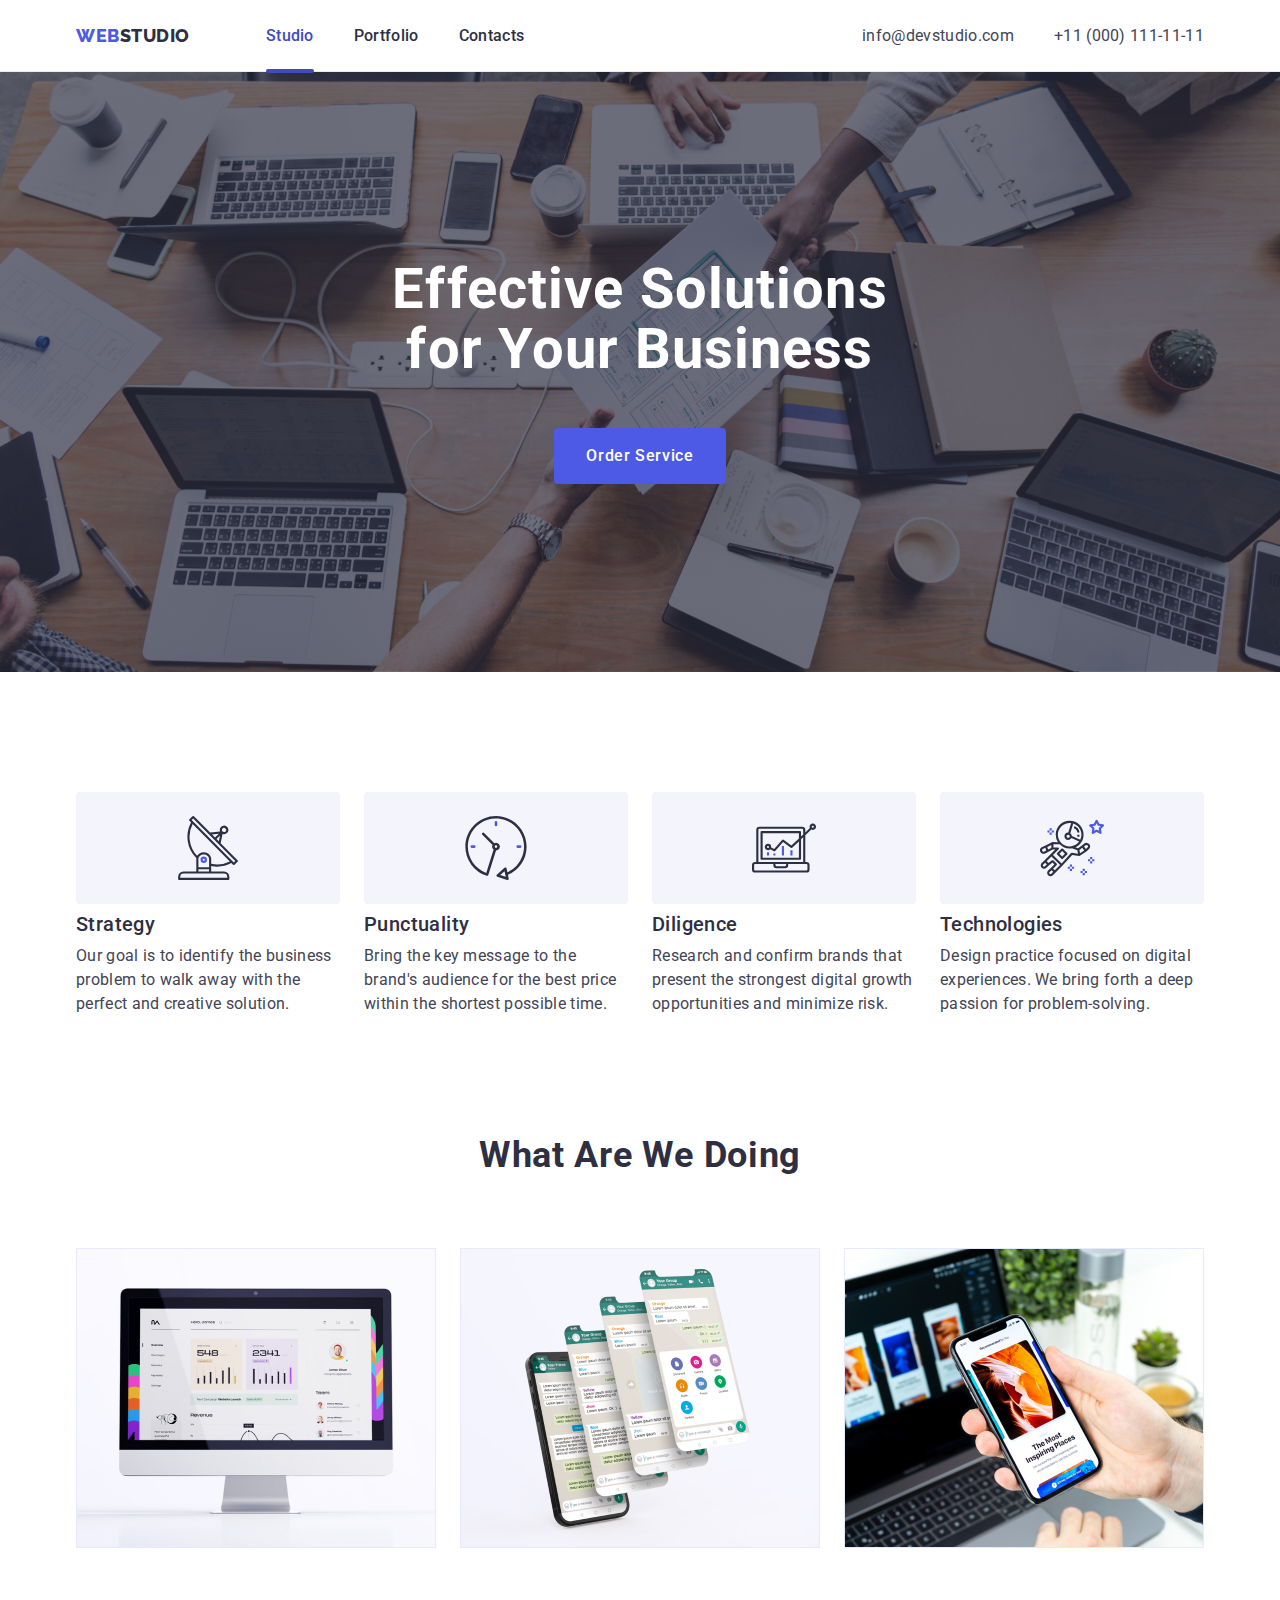
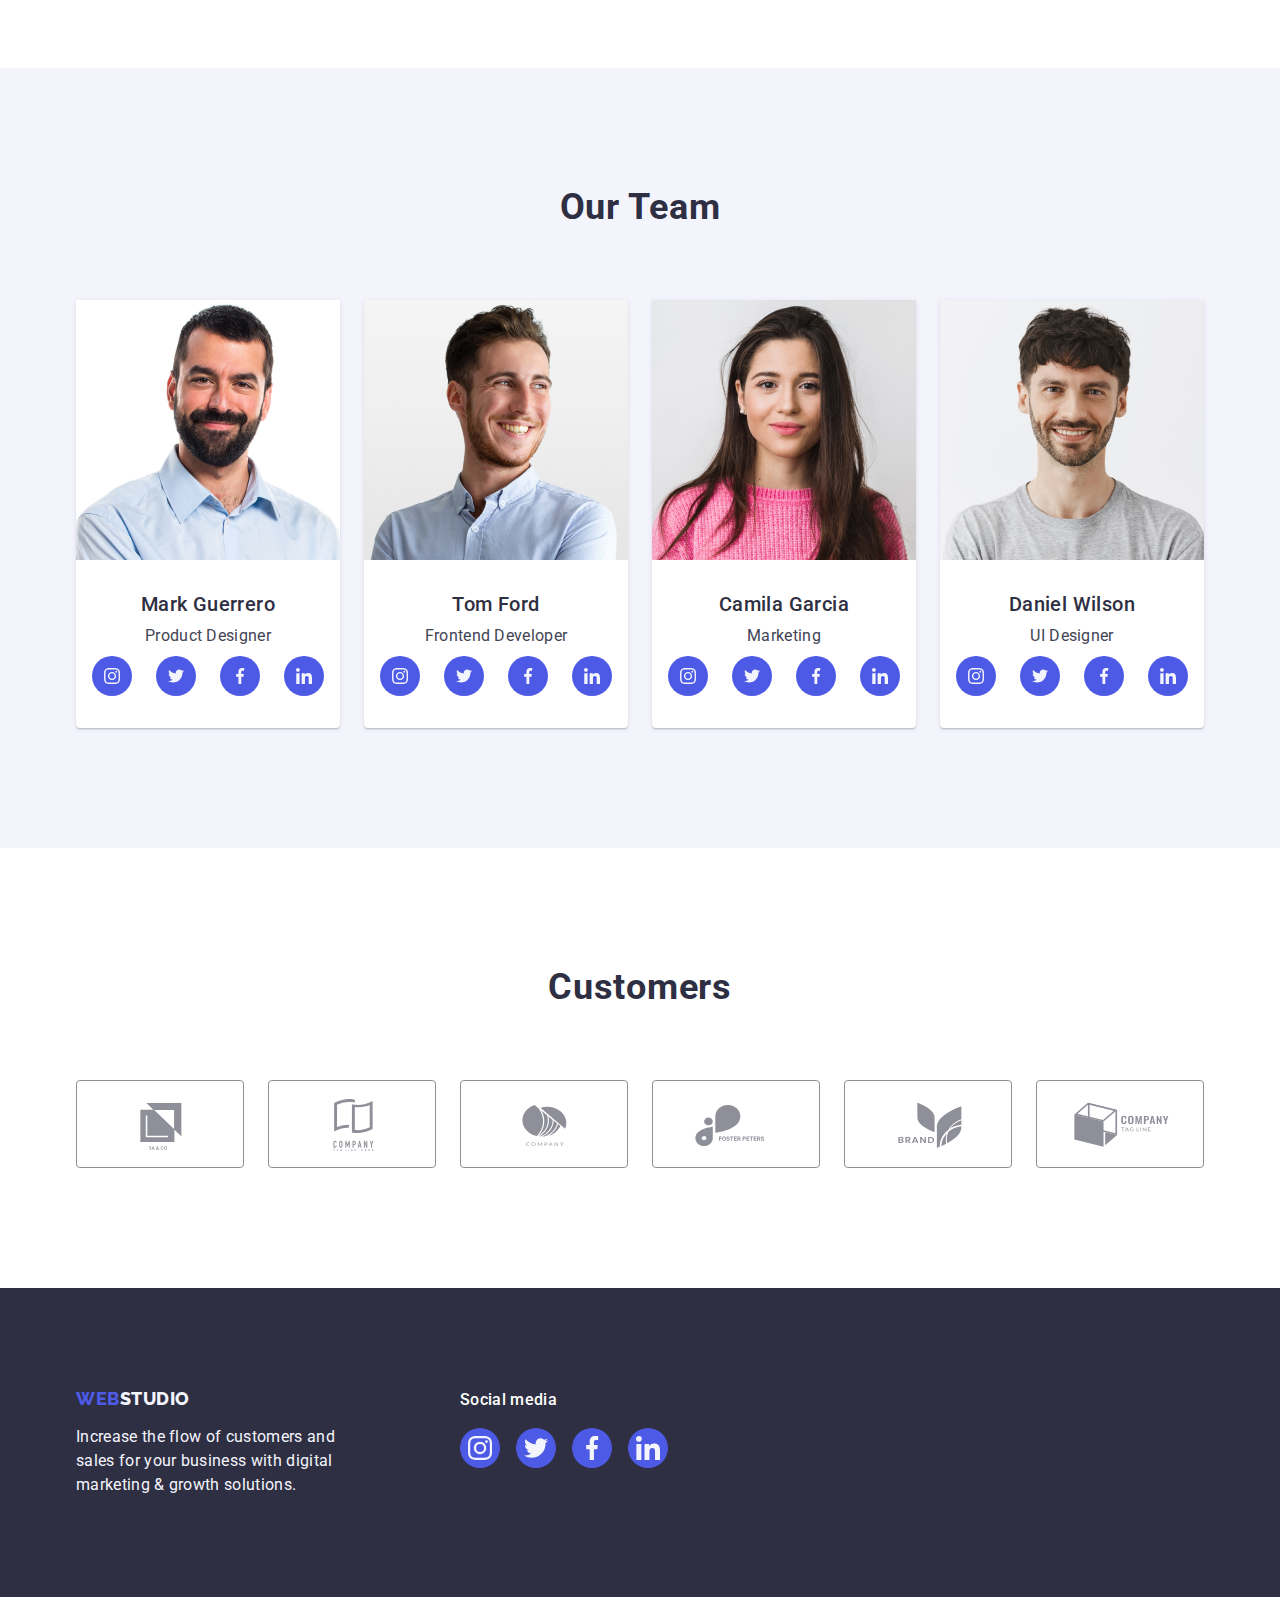
<file: index.html>
<!DOCTYPE html>
<html lang="en">
  <head>
    <meta charset="UTF-8" />
    <link
      rel="preconnect"
      href="https://fonts.googleapis.com"
    />
    <link
      rel="preconnect"
      href="https://fonts.gstatic.com"
      crossorigin
    />
    <link
      href="https://fonts.googleapis.com/css2?family=Raleway:wght@800&family=Roboto:wght@400;500;700;900&display=swap"
      rel="stylesheet"
    />
    <link
      rel="stylesheet"
      href="https://cdn.jsdelivr.net/npm/modern-normalize@2.0.0/modern-normalize.min.css"
    />
    <link
      rel="stylesheet"
      type="text/css"
      href="css/styles.css"
    />
    <meta
      name="viewport"
      content="width=device-width, initial-scale=1.0"
    />
    <title>Студія</title>
  </head>

  <body>
    <header class="header">
      <div class="header-container container">
        <nav class="header-nav">
          <a class="main-logo link" href="./index.html"
            >Web<span class="link-logo link"
              >Studio</span
            ></a
          >

          <ul class="header-menu list">
            <li class="header-item">
              <a
                class="header-link current-studio link"
                href="./index.html"
                >Studio</a
              >
            </li>
            <li class="header-item">
              <a
                class="header-link link"
                href="./portfolio.html"
                >Portfolio</a
              >
            </li>
            <li class="header-item">
              <a class="header-link link" href=""
                >Contacts</a
              >
            </li>
          </ul>
        </nav>

        <address class="address">
          <ul class="address-list list">
            <li class="address-list">
              <a
                class="address-list link"
                href="mailto:info@devstudio.com"
                >info@devstudio.com</a
              >
            </li>
            <li class="address-list">
              <a
                class="address-list link"
                href="tel:+110001111111"
                >+11 (000) 111-11-11</a
              >
            </li>
          </ul>
        </address>
      </div>
    </header>

    <main>
      <!--Section main-->
      <section class="section-main">
        <div class="section-main-container container">
          <h1 class="sectoin-main-title">
            Effective Solutions for Your Business
          </h1>
          <button
            class="butt-btn"
            type="button"
            data-modal-open
          >
            Order Service
          </button>
        </div>
      </section>
      <!--Section one-->
      <section class="section-one">
        <div class="section-one-container container">
          <h2 class="visually-hidden">
            Effective Solutions
          </h2>
          <ul class="section-one-list list">
            <li class="section-one-item">
              <div class="one-item">
                <svg
                  class="one-icon"
                  width="64"
                  height="64"
                >
                  <use
                    href="./images/icons.svg#icon-antenna1"
                  ></use>
                </svg>
              </div>

              <h3 class="section-one-stitle">Strategy</h3>
              <p class="text-item text">
                Our goal is to identify the business problem
                to walk away with the perfect and creative
                solution.
              </p>
            </li>
            <li class="section-one-item">
              <div class="one-item">
                <svg
                  class="one-icon"
                  width="64"
                  height="64"
                >
                  <use
                    href="./images/icons.svg#icon-clock1"
                  ></use>
                </svg>
              </div>

              <h3 class="section-one-stitle">
                Punctuality
              </h3>
              <p class="text-item text">
                Bring the key message to the brand's
                audience for the best price within the
                shortest possible time.
              </p>
            </li>
            <li class="section-one-item">
              <div class="one-item">
                <svg
                  class="one-icon"
                  width="64"
                  height="64"
                >
                  <use
                    href="./images/icons.svg#icon-diagram1"
                  ></use>
                </svg>
              </div>

              <h3 class="section-one-stitle">Diligence</h3>
              <p class="text-item text">
                Research and confirm brands that present the
                strongest digital growth opportunities and
                minimize risk.
              </p>
            </li>
            <li class="section-one-item">
              <div class="one-item">
                <svg
                  class="one-icon"
                  width="64"
                  height="64"
                >
                  <use
                    href="./images/icons.svg#icon-astronaut1"
                  ></use>
                </svg>
              </div>

              <h3 class="section-one-stitle">
                Technologies
              </h3>
              <p class="text-item text">
                Design practice focused on digital
                experiences. We bring forth a deep passion
                for problem-solving.
              </p>
            </li>
          </ul>
        </div>
      </section>
      <!--Section two-->
      <section class="section-two">
        <div class="section-two-container container">
          <h2 class="section-two-title">
            What are we doing
          </h2>
          <ul class="section-two-list list">
            <li class="section-two-list">
              <img
                class="section-two-img img"
                src="./images/img1.jpg"
                alt="monitor"
                width="360"
              />
            </li>
            <li class="section-two-list">
              <img
                class="section-two-img img"
                src="./images/img2.jpg"
                alt="messengers"
                width="360"
              />
            </li>
            <li class="section-two-list">
              <img
                class="section-two-img img"
                src="./images/img3.jpg"
                alt="inspiring places"
                width="360"
              />
            </li>
          </ul>
        </div>
      </section>
      <!--Section three-->
      <section class="section-three">
        <div class="section-three-container container">
          <h2 class="section-three-title">Our Team</h2>
          <ul class="three-list list">
            <li class="section-three-list">
              <img
                class="section-three-img img"
                src="./images/img_team1.jpg"
                alt="Mark Guerrero"
                width="264"
              />
              <div class="stitle-container container">
                <h3 class="section-three-stitle">
                  Mark Guerrero
                </h3>
                <p class="section-three-text text">
                  Product Designer
                </p>

                <ul class="team-list list">
                  <li class="team-social">
                    <a
                      class="team-link"
                      href="https://www.instagram.com/"
                    >
                      <svg
                        class="team-icon"
                        width="16"
                        height="16"
                      >
                        <use
                          href="./images/icons.svg#icon-instagramteam"
                        ></use>
                      </svg>
                    </a>
                  </li>
                  <li class="team-social">
                    <a
                      class="team-link"
                      href="https://twitter.com/"
                    >
                      <svg
                        class="team-icon"
                        width="16"
                        height="16"
                      >
                        <use
                          href="./images/icons.svg#icon-twitterteam"
                        ></use>
                      </svg>
                    </a>
                  </li>
                  <li class="team-social">
                    <a
                      class="team-link"
                      href="https://facebook.com/"
                    >
                      <svg
                        class="team-icon"
                        width="16"
                        height="16"
                      >
                        <use
                          href="./images/icons.svg#icon-facebookteam"
                        ></use>
                      </svg>
                    </a>
                  </li>
                  <li class="team-social">
                    <a
                      class="team-link"
                      href="https://www.linkedin.com/"
                    >
                      <svg
                        class="team-icon"
                        width="16"
                        height="16"
                      >
                        <use
                          href="./images/icons.svg#icon-linkedinteam"
                        ></use>
                      </svg>
                    </a>
                  </li>
                </ul>
              </div>
            </li>
            <li class="section-three-list">
              <img
                class="section-three-img img"
                src="./images/img_team2.jpg"
                alt="Tom Ford"
                width="264"
              />
              <div class="stitle-container container">
                <h3 class="section-three-stitle">
                  Tom Ford
                </h3>
                <p class="section-three-text text">
                  Frontend Developer
                </p>

                <ul class="team-list list">
                  <li class="team-social">
                    <a
                      class="team-link"
                      href="https://www.instagram.com/"
                    >
                      <svg
                        class="team-icon"
                        width="16"
                        height="16"
                      >
                        <use
                          href="./images/icons.svg#icon-instagramteam"
                        ></use>
                      </svg>
                    </a>
                  </li>
                  <li class="team-social">
                    <a
                      class="team-link"
                      href="https://twitter.com/"
                    >
                      <svg
                        class="team-icon"
                        width="16"
                        height="16"
                      >
                        <use
                          href="./images/icons.svg#icon-twitterteam"
                        ></use>
                      </svg>
                    </a>
                  </li>
                  <li class="team-social">
                    <a
                      class="team-link"
                      href="https://facebook.com/"
                    >
                      <svg
                        class="team-icon"
                        width="16"
                        height="16"
                      >
                        <use
                          href="./images/icons.svg#icon-facebookteam"
                        ></use>
                      </svg>
                    </a>
                  </li>
                  <li class="team-social">
                    <a
                      class="team-link"
                      href="https://www.linkedin.com/"
                    >
                      <svg
                        class="team-icon"
                        width="16"
                        height="16"
                      >
                        <use
                          href="./images/icons.svg#icon-linkedinteam"
                        ></use>
                      </svg>
                    </a>
                  </li>
                </ul>
              </div>
            </li>
            <li class="section-three-list">
              <img
                class="section-three-img img"
                src="./images/img_team3.jpg"
                alt="Camila Garcia"
                width="264"
              />
              <div class="stitle-container container">
                <h3 class="section-three-stitle">
                  Camila Garcia
                </h3>
                <p class="section-three-text text">
                  Marketing
                </p>

                <ul class="team-list list">
                  <li class="team-social">
                    <a
                      class="team-link"
                      href="https://www.instagram.com/"
                    >
                      <svg
                        class="team-icon"
                        width="16"
                        height="16"
                      >
                        <use
                          href="./images/icons.svg#icon-instagramteam"
                        ></use>
                      </svg>
                    </a>
                  </li>
                  <li class="team-social">
                    <a
                      class="team-link"
                      href="https://twitter.com/"
                    >
                      <svg
                        class="team-icon"
                        width="16"
                        height="16"
                      >
                        <use
                          href="./images/icons.svg#icon-twitterteam"
                        ></use>
                      </svg>
                    </a>
                  </li>
                  <li class="team-social">
                    <a
                      class="team-link"
                      href="https://facebook.com/"
                    >
                      <svg
                        class="team-icon"
                        width="16"
                        height="16"
                      >
                        <use
                          href="./images/icons.svg#icon-facebookteam"
                        ></use>
                      </svg>
                    </a>
                  </li>
                  <li class="team-social">
                    <a
                      class="team-link"
                      href="https://www.linkedin.com/"
                    >
                      <svg
                        class="team-icon"
                        width="16"
                        height="16"
                      >
                        <use
                          href="./images/icons.svg#icon-linkedinteam"
                        ></use>
                      </svg>
                    </a>
                  </li>
                </ul>
              </div>
            </li>
            <li class="section-three-list">
              <img
                class="section-three-img img"
                src="./images/img_team4.jpg"
                alt="Daniel Wilson"
                width="264"
              />
              <div class="stitle-container container">
                <h3 class="section-three-stitle">
                  Daniel Wilson
                </h3>
                <p class="section-three-text text">
                  UI Designer
                </p>

                <ul class="team-list list">
                  <li class="team-social">
                    <a
                      class="team-link"
                      href="https://www.instagram.com/"
                    >
                      <svg
                        class="team-icon"
                        width="16"
                        height="16"
                      >
                        <use
                          href="./images/icons.svg#icon-instagramteam"
                        ></use>
                      </svg>
                    </a>
                  </li>
                  <li class="team-social">
                    <a
                      class="team-link"
                      href="https://twitter.com/"
                    >
                      <svg
                        class="team-icon"
                        width="16"
                        height="16"
                      >
                        <use
                          href="./images/icons.svg#icon-twitterteam"
                        ></use>
                      </svg>
                    </a>
                  </li>
                  <li class="team-social">
                    <a
                      class="team-link"
                      href="https://facebook.com/"
                    >
                      <svg
                        class="team-icon"
                        width="16"
                        height="16"
                      >
                        <use
                          href="./images/icons.svg#icon-facebookteam"
                        ></use>
                      </svg>
                    </a>
                  </li>
                  <li class="team-social">
                    <a
                      class="team-link"
                      href="https://www.linkedin.com/"
                    >
                      <svg
                        class="team-icon"
                        width="16"
                        height="16"
                      >
                        <use
                          href="./images/icons.svg#icon-linkedinteam"
                        ></use>
                      </svg>
                    </a>
                  </li>
                </ul>
              </div>
            </li>
          </ul>
        </div>
      </section>
      <!--section customers-->
      <section class="customers">
        <div class="container-customers container">
          <h2 class="customers-title">Customers</h2>
          <ul class="customers-list list">
            <li class="customers-item">
              <a class="client-link link" href="#">
                <svg
                  class="client-icon"
                  width="104"
                  height="56"
                >
                  <use
                    href="./images/icons.svg#icon-Logo1"
                  ></use>
                </svg>
              </a>
            </li>
            <li class="customers-item">
              <a class="client-link link" href="#">
                <svg
                  class="client-icon"
                  width="104"
                  height="56"
                >
                  <use
                    href="./images/icons.svg#icon-Logo2"
                  ></use>
                </svg>
              </a>
            </li>
            <li class="customers-item">
              <a class="client-link link" href="#">
                <svg
                  class="client-icon"
                  width="104"
                  height="56"
                >
                  <use
                    href="./images/icons.svg#icon-Logo3"
                  ></use>
                </svg>
              </a>
            </li>
            <li class="customers-item">
              <a class="client-link link" href="#">
                <svg
                  class="client-icon"
                  width="104"
                  height="56"
                >
                  <use
                    href="./images/icons.svg#icon-Logo4"
                  ></use>
                </svg>
              </a>
            </li>
            <li class="customers-item">
              <a class="client-link link" href="#">
                <svg
                  class="client-icon"
                  width="104"
                  height="56"
                >
                  <use
                    href="./images/icons.svg#icon-Logo5"
                  ></use>
                </svg>
              </a>
            </li>
            <li class="customers-item">
              <a class="client-link link" href="#">
                <svg
                  class="client-icon"
                  width="104"
                  height="56"
                >
                  <use
                    href="./images/icons.svg#icon-Logo6"
                  ></use>
                </svg>
              </a>
            </li>
          </ul>
        </div>
      </section>
    </main>
    <footer class="footer">
      <div class="footer-container container">
        <div class="ftr-one-item">
          <a
            class="main-logo ftr-logo link"
            href="./index.html"
            >Web<span class="link-whitelogo link"
              >Studio</span
            ></a
          >
          <p class="footer-text">
            Increase the flow of customers and sales for
            your business with digital marketing & growth
            solutions.
          </p>
        </div>

        <div class="box-ftr">
          <p class="ftr-social-text">Social media</p>
          <ul class="ftr-list list">
            <li class="ftr-item">
              <a
                class="ftr-link"
                href="https://www.instagram.com/"
              >
                <svg
                  class="ftr-icon"
                  width="24"
                  height="24"
                >
                  <use
                    href="./images/icons.svg#icon-instagramft"
                  ></use>
                </svg>
              </a>
            </li>
            <li class="ftr-item">
              <a
                class="ftr-link"
                href="https://twitter.com/"
              >
                <svg
                  class="ftr-icon"
                  width="24"
                  height="24"
                >
                  <use
                    href="./images/icons.svg#icon-twitterft"
                  ></use>
                </svg>
              </a>
            </li>
            <li class="ftr-item">
              <a
                class="ftr-link"
                href="https://facebook.com/"
              >
                <svg
                  class="ftr-icon"
                  width="24"
                  height="24"
                >
                  <use
                    href="./images/icons.svg#icon-facebookft"
                  ></use>
                </svg>
              </a>
            </li>
            <li class="ftr-item">
              <a
                class="ftr-link"
                href="https://www.linkedin.com/"
              >
                <svg
                  class="ftr-icon"
                  width="24"
                  height="24"
                >
                  <use
                    href="./images/icons.svg#icon-linkedinft"
                  ></use>
                </svg>
              </a>
            </li>
          </ul>
        </div>
      </div>
    </footer>
    <div class="backdrop is-hidden" data-modal>
      <div class="modal">
        <button
          type="button"
          class="modal-close-btn"
          data-modal-close
        >
          <svg class="modal-btn" width="8" height="8">
            <use href="./images/icons.svg#icon-close"></use>
          </svg>
        </button>
      </div>
    </div>
    <script src="./js/modal.js"></script>
  </body>
</html>
</file>
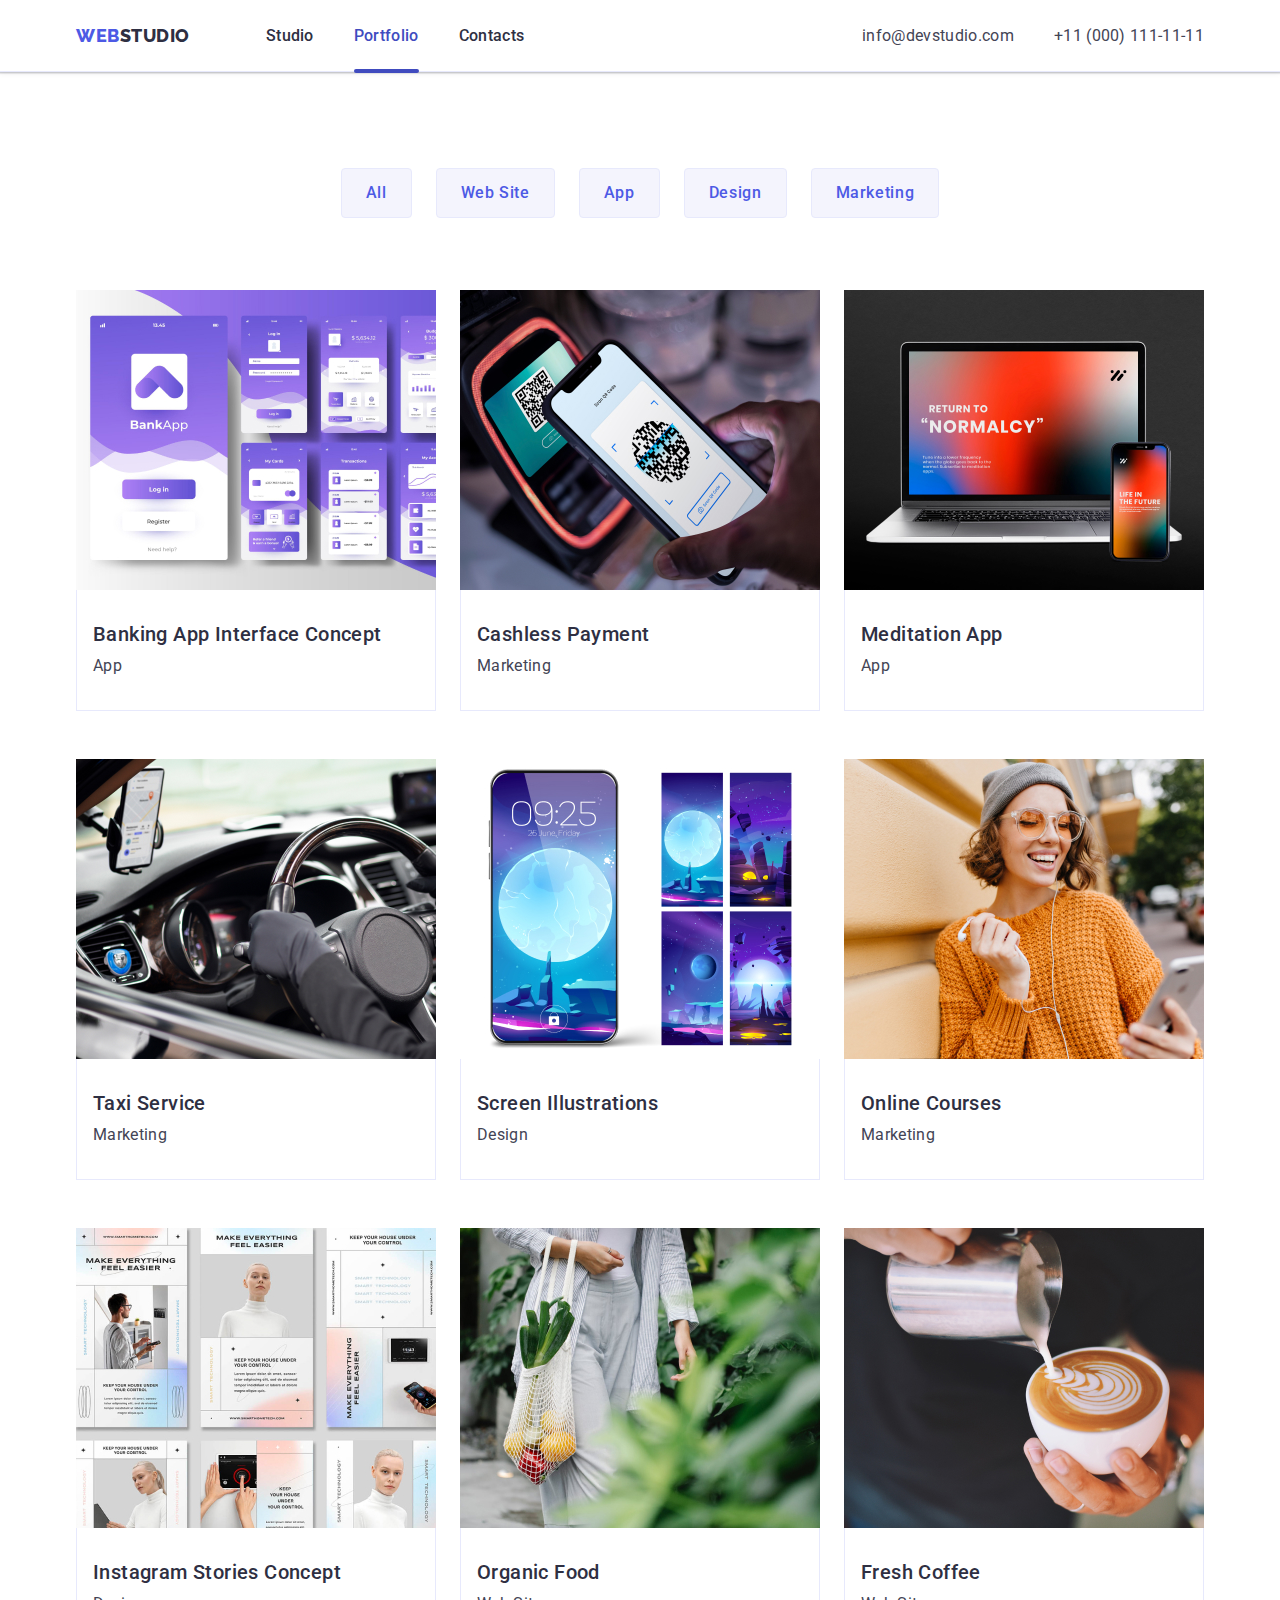
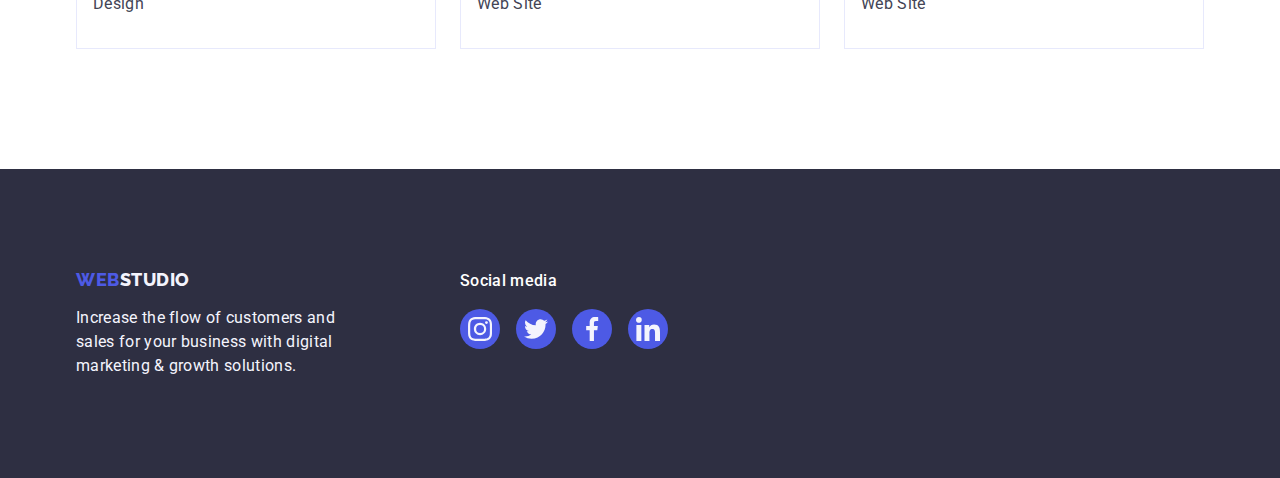
<file: portfolio.html>
<!DOCTYPE html>
<html lang="en">
  <head>
    <meta charset="UTF-8" />
    <link
      rel="preconnect"
      href="https://fonts.googleapis.com"
    />
    <link
      rel="preconnect"
      href="https://fonts.gstatic.com"
      crossorigin
    />
    <link
      href="https://fonts.googleapis.com/css2?family=Raleway:wght@800&family=Roboto:wght@400;500;700;900&display=swap"
      rel="stylesheet"
    />
    <link
      rel="stylesheet"
      href="https://cdn.jsdelivr.net/npm/modern-normalize@2.0.0/modern-normalize.min.css"
    />
    <link
      rel="stylesheet"
      type="text/css"
      href="css/styles.css"
    />
    <meta
      name="viewport"
      content="width=device-width, initial-scale=1.0"
    />
    <title>Портфоліо</title>
  </head>

  <body>
    <header class="header">
      <div class="header-container container">
        <nav class="header-nav">
          <a class="main-logo link" href="./index.html"
            >Web<span class="link-logo link"
              >Studio</span
            ></a
          >

          <ul class="header-menu list">
            <li class="header-item">
              <a
                class="header-link link"
                href="./index.html"
                >Studio</a
              >
            </li>
            <li class="header-item">
              <a
                class="header-link current-portfolio link"
                href="./portfolio.html"
                >Portfolio</a
              >
            </li>
            <li class="header-item">
              <a class="header-link link" href=""
                >Contacts</a
              >
            </li>
          </ul>
        </nav>
        <address class="address">
          <ul class="address-list list">
            <li class="address-list">
              <a
                class="address-list mail link"
                href="mailto:info@devstudio.com"
                >info@devstudio.com</a
              >
            </li>
            <li class="address-list">
              <a
                class="address-list tel link"
                href="tel:+110001111111"
                >+11 (000) 111-11-11</a
              >
            </li>
          </ul>
        </address>
      </div>
    </header>

    <main>
      <section class="section-port">
        <div class="port-container container">
          <h1 class="visually-hidden">Кнопки та картки</h1>
          <ul class="section-port-list list">
            <li class="section-ptf-list">
              <button class="butt" type="button">
                All
              </button>
            </li>
            <li class="section-ptf-list">
              <button class="butt" type="button">
                Web Site
              </button>
            </li>
            <li class="section-ptf-list">
              <button class="butt" type="button">
                App
              </button>
            </li>
            <li class="section-ptf-list">
              <button class="butt" type="button">
                Design
              </button>
            </li>
            <li class="section-ptf-list">
              <button class="butt" type="button">
                Marketing
              </button>
            </li>
          </ul>

          <ul class="port-img img list">
            <li class="section-img img">
              <a class="main-title link" href="#">
                <div class="img-cover-wrap">
                  <img
                    class="section-port-img img"
                    src="./images/banking.jpg"
                    alt="banking app"
                    width="360"
                  />
                  <p class="cover-text">
                    14 Stylish and User-Friendly App Design
                    Concepts · Task Manager App · Calorie
                    Tracker App · Exotic Fruit Ecommerce App
                    · Cloud Storage App
                  </p>
                </div>
                <div class="port-list-container container">
                  <h2 class="section-port-title link">
                    Banking App Interface Concept
                  </h2>
                  <p class="text-port text">App</p>
                </div>
              </a>
            </li>
            <li class="section-img img">
              <a class="main-title link" href="#">
                <div class="img-cover-wrap">
                  <img
                    class="section-port-img img"
                    src="./images/cashless.jpg"
                    alt="cashless"
                    width="360"
                  />

                  <p class="cover-text">
                    14 Stylish and User-Friendly App Design
                    Concepts · Task Manager App · Calorie
                    Tracker App · Exotic Fruit Ecommerce App
                    · Cloud Storage App
                  </p>
                </div>
                <div class="port-list-container container">
                  <h2 class="section-port-title link">
                    Cashless Payment
                  </h2>
                  <p class="text-port text">Marketing</p>
                </div>
              </a>
            </li>
            <li class="section-img img">
              <a class="main-title link" href="#">
                <div class="img-cover-wrap">
                  <img
                    class="section-port-img img"
                    src="./images/meditation.jpg"
                    alt="meditation"
                    width="360"
                  />

                  <p class="cover-text">
                    14 Stylish and User-Friendly App Design
                    Concepts · Task Manager App · Calorie
                    Tracker App · Exotic Fruit Ecommerce App
                    · Cloud Storage App
                  </p>
                </div>
                <div class="port-list-container container">
                  <h2 class="section-port-title link">
                    Meditation App
                  </h2>
                  <p class="text-port text">App</p>
                </div>
              </a>
            </li>
            <li class="section-img img">
              <a class="main-title link" href="#">
                <div class="img-cover-wrap">
                  <img
                    class="section-port-img img"
                    src="./images/taxi.jpg"
                    alt="taxi"
                    width="360"
                  />

                  <p class="cover-text">
                    14 Stylish and User-Friendly App Design
                    Concepts · Task Manager App · Calorie
                    Tracker App · Exotic Fruit Ecommerce App
                    · Cloud Storage App
                  </p>
                </div>
                <div class="port-list-container container">
                  <h2 class="section-port-title link">
                    Taxi Service
                  </h2>
                  <p class="text-port text">Marketing</p>
                </div>
              </a>
            </li>
            <li class="section-img img">
              <a class="main-title link" href="#">
                <div class="img-cover-wrap">
                  <img
                    class="section-port-img img"
                    src="./images/screen.jpg"
                    alt="screen"
                    width="360"
                  />

                  <p class="cover-text">
                    14 Stylish and User-Friendly App Design
                    Concepts · Task Manager App · Calorie
                    Tracker App · Exotic Fruit Ecommerce App
                    · Cloud Storage App
                  </p>
                </div>
                <div class="port-list-container container">
                  <h2 class="section-port-title link">
                    Screen Illustrations
                  </h2>
                  <p class="text-port text">Design</p>
                </div>
              </a>
            </li>
            <li class="section-img img">
              <a class="main-title link" href="#">
                <div class="img-cover-wrap">
                  <img
                    class="section-port-img img"
                    src="./images/online.jpg"
                    alt="online"
                    width="360"
                  />

                  <p class="cover-text">
                    14 Stylish and User-Friendly App Design
                    Concepts · Task Manager App · Calorie
                    Tracker App · Exotic Fruit Ecommerce App
                    · Cloud Storage App
                  </p>
                </div>
                <div class="port-list-container container">
                  <h2 class="section-port-title link">
                    Online Courses
                  </h2>
                  <p class="text-port text">Marketing</p>
                </div>
              </a>
            </li>
            <li class="section-img img">
              <a class="main-title link" href="#">
                <div class="img-cover-wrap">
                  <img
                    class="section-port-img img"
                    src="./images/instagram.jpg"
                    alt="instagram"
                    width="360"
                  />

                  <p class="cover-text">
                    14 Stylish and User-Friendly App Design
                    Concepts · Task Manager App · Calorie
                    Tracker App · Exotic Fruit Ecommerce App
                    · Cloud Storage App
                  </p>
                </div>
                <div class="port-list-container container">
                  <h2 class="section-port-title link">
                    Instagram Stories Concept
                  </h2>
                  <p class="text-port text">Design</p>
                </div>
              </a>
            </li>
            <li class="section-img img">
              <a class="main-title link" href="#">
                <div class="img-cover-wrap">
                  <img
                    class="section-port-img img"
                    src="./images/organic.jpg"
                    alt="organic"
                    width="360"
                  />

                  <p class="cover-text">
                    14 Stylish and User-Friendly App Design
                    Concepts · Task Manager App · Calorie
                    Tracker App · Exotic Fruit Ecommerce App
                    · Cloud Storage App
                  </p>
                </div>
                <div class="port-list-container container">
                  <h2 class="section-port-title link">
                    Organic Food
                  </h2>
                  <p class="text-port text">Web Site</p>
                </div>
              </a>
            </li>
            <li class="section-img img">
              <a class="main-title link" href="#">
                <div class="img-cover-wrap">
                  <img
                    class="section-port-img img"
                    src="./images/fresh.jpg"
                    alt="fresh"
                    width="360"
                  />

                  <p class="cover-text">
                    14 Stylish and User-Friendly App Design
                    Concepts · Task Manager App · Calorie
                    Tracker App · Exotic Fruit Ecommerce App
                    · Cloud Storage App
                  </p>
                </div>
                <div class="port-list-container container">
                  <h2 class="section-port-title link">
                    Fresh Coffee
                  </h2>
                  <p class="text-port text">Web Site</p>
                </div>
              </a>
            </li>
          </ul>
        </div>
      </section>
    </main>
    <footer class="footer">
      <div class="footer-container container">
        <div class="ftr-one-item">
          <a
            class="main-logo ftr-logo link"
            href="./index.html"
            >Web<span class="link-whitelogo link"
              >Studio</span
            ></a
          >
          <p class="footer-text">
            Increase the flow of customers and sales for
            your business with digital marketing & growth
            solutions.
          </p>
        </div>
        <div class="box-ftr">
          <p class="ftr-social-text">Social media</p>
          <ul class="ftr-list list">
            <li class="ftr-item">
              <a
                class="ftr-link"
                href="https://www.instagram.com/"
              >
                <svg
                  class="ftr-icon"
                  width="24"
                  height="24"
                >
                  <use
                    href="./images/icons.svg#icon-instagramft"
                  ></use>
                </svg>
              </a>
            </li>
            <li class="ftr-item">
              <a
                class="ftr-link"
                href="https://twitter.com/"
              >
                <svg
                  class="ftr-icon"
                  width="24"
                  height="24"
                >
                  <use
                    href="./images/icons.svg#icon-twitterft"
                  ></use>
                </svg>
              </a>
            </li>
            <li class="ftr-item">
              <a
                class="ftr-link"
                href="https://facebook.com/"
              >
                <svg
                  class="ftr-icon"
                  width="24"
                  height="24"
                >
                  <use
                    href="./images/icons.svg#icon-facebookft"
                  ></use>
                </svg>
              </a>
            </li>
            <li class="ftr-item">
              <a
                class="ftr-link"
                href="https://www.linkedin.com/"
              >
                <svg
                  class="ftr-icon"
                  width="24"
                  height="24"
                >
                  <use
                    href="./images/icons.svg#icon-linkedinft"
                  ></use>
                </svg>
              </a>
            </li>
          </ul>
        </div>
      </div>
    </footer>
  </body>
</html>
</file>
<file: css/styles.css>
:root {
  --navyblue: #2e2f42;
  --slate: #434455;
  --iris: #4d5ae5;
  --ocean: #404bbf;
  --green: #31d0aa;
  --lightslate: #8e8f99;
  --cornflower: #e7e9fc;
  --cloud: #f4f4fd;
  --navyblue-modal: #2e2f42;
  --grey: #2e2f42;
  --white: #ffffff;
  --dairy: #fcfcfc;
}
body {
  font-family: "Roboto", sans-serif;
  background-color: var(--white);
  color: #434455;
}
.visually-hidden {
  position: absolute;
  width: 1px;
  height: 1px;
  margin: -1px;
  border: 0;
  padding: 0;
  white-space: nowrap;
  clip-path: inset(100%);
  clip: rect(0 0 0 0);
  overflow: hidden;
}
/*---*/
.container {
  width: 100%;
  max-width: 1158px;
  padding: 0 15px 0 15px;
  margin: 0 auto;
}

.visually-hidden {
  position: absolute;
  width: 1px;
  height: 1px;
  margin: -1px;
  border: 0;
  padding: 0;
  white-space: nowrap;
  clip-path: inset(100%);
  clip: rect(0 0 0 0);
  overflow: hidden;
}

.link {
  text-decoration: none;
}
p,
h1,
h2,
h3,
h4,
h5,
h6 {
  margin-top: 0;
  margin-bottom: 0;
}
ul,
ol {
  margin-top: 0;
  margin-bottom: 0;
  padding-left: 0;
}
.img {
  display: block;
}
/* Header start */
.header {
  height: 72px;
  padding-bottom: 24px;
  border-bottom: 1px solid #e7e9fc;
  box-shadow: 0px 1px 6px 0px rgba(46, 47, 66, 0.08),
    0px 1px 1px 0px rgba(46, 47, 66, 0.16),
    0px 2px 1px 0px rgba(46, 47, 66, 0.08);
}
.header-link {
  display: inline-block;
  padding: 24px 0;
}
.header-menu {
  display: flex;
  gap: 40px;
  align-items: center;
  /*margin-left: 76px;*/
}
.header-nav {
  display: flex;
  margin-right: auto;
  align-items: center;
}
.header-container {
  justify-content: space-between;
  align-items: center;
  display: flex;
}

.address-list {
  display: flex;
  gap: 40px;
}
.main-logo {
  color: var(--iris);
  font-family: "Raleway", sans-serif;
  font-size: 18px;
  font-style: normal;
  font-weight: 800;
  line-height: 1.17;
  letter-spacing: 0.03em;
  text-transform: uppercase;
  /*padding: 24px 0;*/
  margin-right: 76px;
  /*margin-top: 24px;*/
}
.link-logo {
  color: var(--navyblue);
  font-family: "Raleway", sans-serif;
  font-size: 18px;
  font-style: normal;
  font-weight: 800;
  line-height: 1.17;
  letter-spacing: 0.03em;
  text-transform: uppercase;
  padding: 24px 0;
  /*margin-right: 76px;*/
}
.link-whitelogo {
  color: var(--cloud);
  font-family: "Raleway", sans-serif;
  font-size: 18px;
  font-style: normal;
  font-weight: 800;
  line-height: 1.17;
  letter-spacing: 0.03em;
  text-transform: uppercase;
}
.header-link {
  color: var(--navyblue);
  font-size: 16px;
  font-weight: 500;
  line-height: 1.5;
  letter-spacing: 0.02em;
  transition: color 250ms cubic-bezier(0.4, 0, 0.2, 1);
}
.header-link:hover,
.header-link:focus {
  color: var(--ocean);
}
.address-list,
.address {
  color: var(--slate);
  background-color: var(--white);
  font-size: 16px;
  font-style: normal;
  font-weight: 400;
  line-height: 1.5;
  letter-spacing: 0.02em;
  transition: color 250ms cubic-bezier(0.4, 0, 0.2, 1);
}
.address-list:hover,
.address-list:focus {
  color: var(--ocean);
  background-color: var(--white);
  font-size: 16px;
  font-style: normal;
  font-weight: 400;
  line-height: 1.5;
  letter-spacing: 0.02em;
}
.current-studio::after {
  content: "";
  width: 100%;
  height: 4px;
  position: absolute;
  left: 0;
  bottom: -1px;
  border-radius: 2px;
  background: var(--ocean);
}
.current-studio {
  color: var(--ocean);
  position: relative;
}
.current-portfolio::after {
  content: "";
  width: 100%;
  height: 4px;
  position: absolute;
  left: 0;
  bottom: -1px;
  border-radius: 2px;
  background: var(--ocean);
}
.current-portfolio {
  color: var(--ocean);
  position: relative;
}
/* Header and */

/* Main start */

.section-main {
  max-width: 1440px;
  margin: 0 auto;
  background-color: var(--navyblue);
  padding: 188px 0 188px;
  background-image: linear-gradient(
      rgba(46, 47, 66, 0.7),
      rgba(46, 47, 66, 0.7)
    ),
    url(../images/hero-bg.jpg);
  background-repeat: no-repeat;
  background-position: center;
  background-size: cover;
}
.section-main-container {
  text-align: center;
}
.sectoin-main-title {
  color: var(--white);
  text-align: center;
  font-size: 56px;
  font-weight: 700;
  line-height: 1.07;
  letter-spacing: 0.02em;
  max-width: 496px;
  margin: auto;
  margin-bottom: 48px;
}
.butt-btn {
  color: var(--white);
  background: var(--iris);
  cursor: pointer;
  font-family: inherit;
  font-size: 16px;
  font-weight: 500;
  line-height: 1.5;
  letter-spacing: 0.04em;
  padding: 16px 32px;
  border-radius: 4px;
  border: none;
  min-width: 169px;
  display: block;
  margin: 0 auto;
  transition: background-color 250ms
    cubic-bezier(0.4, 0, 0.2, 1);
}
.butt-btn:hover,
.butt-btn:focus {
  background: var(--ocean);
}

/* section-one start */
.section-one-stitle {
  color: var(--navyblue);
  background: var(--white);
  font-size: 20px;
  font-weight: 500;
  line-height: 1.2;
  letter-spacing: 0.02em;
  margin-bottom: 20px;
  /*padding-left: 157px;*/
  padding-right: 155px;
  margin-bottom: 8px;
}
.section-one-container {
  display: flex;
  align-content: center;
}
.section-one {
  padding-top: 120px;
  padding-bottom: 120px;
}
.section-one-list {
  display: flex;
  justify-content: center;
  gap: 24px;
  flex-basis: calc((100% - 72px) / 4);
}
.section-one-item {
  text-align: left;
  width: 264px;
}

.list {
  list-style: none;
}
.one-item {
  background: var(--cloud);
  width: 264px;
  height: 112px;
  border-radius: 4px;
  align-items: center;
  justify-content: center;
  display: flex;
  margin-bottom: 8px;
}
/* section-one end */

/* section-two start */

.section-two-title {
  color: var(--navyblue);
  background: var(--white);
  text-align: center;
  font-size: 36px;
  font-weight: 700;
  line-height: 1.11;
  letter-spacing: 0.02em;
  text-transform: capitalize;
  margin-bottom: 72px;
}
.section-two {
  padding-bottom: 120px;
}
.section-two-list {
  display: flex;
  gap: 24px;
}

/* section-two-end */

/* section-three-start */
.section-three {
  background: var(--cloud);
  padding: 120px 0 120px;
}
.three-list {
  display: flex;
  gap: 24px;
}
/*.section-three-img {
  margin-bottom: 32px;
}*/
.section-three-title {
  color: var(--navyblue);
  text-align: center;
  font-size: 36px;
  font-weight: 700;
  line-height: 1.11;
  letter-spacing: 0.02em;
  text-transform: capitalize;
  margin-bottom: 72px;
}

.stitle-container {
  padding: 32px 0;
}
.section-three-text {
  text-align: center;
  margin-bottom: 8px;
}

.section-three-stitle {
  color: var(--navyblue);
  background: var(--white);
  font-size: 20px;
  font-weight: 500;
  line-height: 1.2;
  letter-spacing: 0.02em;
  text-align: center;
  margin-bottom: 8px;
}
.section-three-list {
  background: var(--white);
  border-radius: 0px 0px 4px 4px;
  box-shadow: 0px 2px 1px 0px rgba(46, 47, 66, 0.08),
    0px 1px 1px 0px rgba(46, 47, 66, 0.16),
    0px 1px 6px 0px rgba(46, 47, 66, 0.08);
}
.team-list {
  display: flex;
  gap: 24px;
  align-items: center;
  justify-content: center;
}
.team-social {
  width: 40px;
  height: 40px;
  /*transition: background-color 250ms
    cubic-bezier(0.4, 0, 0.2, 1);*/
}
.team-link {
  display: flex;
  width: 100%;
  height: 100%;
  border-radius: 50%;
  background-color: var(--iris);
  fill: var(--cloud);
  align-items: center;
  justify-content: center;
  transition: background-color 250ms
    cubic-bezier(0.4, 0, 0.2, 1);
}
.team-link:hover,
.team-link:focus {
  background-color: var(--ocean);
}
/* section-three-end */

/*section-customers start*/

.customers-title {
  color: var(--navyblue);
  text-align: center;
  font-size: 36px;
  font-weight: 700;
  line-height: 1.11;
  letter-spacing: 0.02em;
  text-transform: capitalize;
  margin-bottom: 72px;
}
.customers {
  padding-top: 120px;
  padding-bottom: 120px;
}
/*.box-client-item {
  width: 168px;
  height: 88px;
}*/
.customers-list {
  display: flex;
  gap: 24px;
}
.client-link {
  padding: 16px 32px;
  border-radius: 4px;
  border: 1px solid var(--lightslate);
  width: 100%;
  height: 100%;
  display: flex;
  align-items: center;
  justify-content: center;
  color: var(--lightslate);
  transition: border-color 250ms
      cubic-bezier(0.4, 0, 0.2, 1),
    color 250ms cubic-bezier(0.4, 0, 0.2, 1);
}
.client-icon {
  flex-shrink: 0;
  fill: var(--lightslate);
  transition: fill 250ms cubic-bezier(0.4, 0, 0.2, 1);
}
.client-link:hover {
  border-color: #404bbf;
  color: #404bbf;
}
.client-link:hover .client-icon {
  fill: #404bbf;
}
.client-link:focus {
  border-color: #404bbf;
  color: #404bbf;
}
.client-link:focus .client-icon {
  fill: #404bbf;
}

.customers-item {
  width: calc((100% - 120px) / 6);
  width: 168px;
  height: 88px;
}
/*section-customers end*/
/* Main end */

/* footer start */
.footer-container {
  display: flex;
  align-items: baseline;
}
.footer {
  background: var(--navyblue);
  padding: 100px 0 100px;
}
.ftr-logo {
  display: inline-block;
  margin-bottom: 16px;
}
.footer-text {
  color: var(--cloud);
  font-size: 16px;
  font-weight: 400;
  line-height: 1.5;
  letter-spacing: 0.02em;
  max-width: 264px;
}
.ftr-social-text {
  color: var(--white, #fff);
  font-family: Roboto;
  font-size: 16px;
  font-style: normal;
  font-weight: 500;
  line-height: 1.5;
  letter-spacing: 0.02em;
  margin-bottom: 16px;
}
.ftr-list {
  display: flex;
  gap: 16px;
}
.ftr-icon {
  fill: var(--cloud);
}
.ftr-item {
  width: 40px;
  height: 40px;
  flex-shrink: 0;
}

.ftr-link {
  transition: background-color 250ms
    cubic-bezier(0.4, 0, 0.2, 1);
  width: 100%;
  height: 100%;
  display: flex;
  background-color: var(--iris);
  border-radius: 50%;
  align-items: center;
  justify-content: center;
}
.ftr-link:hover,
.ftr-link:focus {
  background-color: #31d0aa;
}
.ftr-one-item {
  margin-right: 120px;
}

/* footer end */

/*----Page Portfolio---*/
.section-port-list {
  margin-bottom: 72px;
  display: flex;
  gap: 24px;
  justify-content: center;
}
.butt {
  color: var(--iris);
  background: var(--cloud);
  font-family: "Roboto", sans-serif;
  cursor: pointer;
  text-align: center;
  font-size: 16px;
  font-weight: 500;
  line-height: 1.5;
  letter-spacing: 0.04em;
  border-radius: 4px;
  border: 1px solid var(--cornflower);
  padding: 12px 24px;
  transition: color 250ms cubic-bezier(0.4, 0, 0.2, 1),
    background-color 250ms cubic-bezier(0.4, 0, 0.2, 1),
    border-color 250ms cubic-bezier(0.4, 0, 0.2, 1),
    box-shadow 250ms cubic-bezier(0.4, 0, 0.2, 1);

  /*margin-top: 96px;*/
  /*margin-bottom: 72px;*/
}
.butt:hover,
.butt:focus {
  color: var(--white);
  background: var(--ocean);
  font-family: "Roboto", sans-serif;
  cursor: pointer;
  text-align: center;
  font-size: 16px;
  font-weight: 500;
  line-height: 1.5;
  letter-spacing: 0.04em;
  border: 1px solid transparent;
  box-shadow: 0px 2px 2px 0px rgba(0, 0, 0, 0.12),
    0px 2px 1px 0px rgba(0, 0, 0, 0.08),
    0px 3px 1px 0px rgba(0, 0, 0, 0.1);
}
.section-port-title {
  color: var(--navyblue);
  font-size: 20px;
  font-weight: 500;
  line-height: 1.2;
  letter-spacing: 0.02em;
  margin-bottom: 8px;
}
.section-ptf-list {
  transition: color 250ms cubic-bezier(0.4, 0, 0.2, 1),
    background-color 250ms cubic-bezier(0.4, 0, 0.2, 1),
    border-color 250ms cubic-bezier(0.4, 0, 0.2, 1),
    box-shadow 250ms cubic-bezier(0.4, 0, 0.2, 1);
}
.text {
  color: var(--slate);
  background: var(--white);
  font-size: 16px;
  font-weight: 400;
  line-height: 1.5;
  letter-spacing: 0.02em;
}
.port-img {
  display: flex;
  flex-wrap: wrap;
  column-gap: 24px;
  row-gap: 48px;
  /*padding-top: 72px;*/
}
.section-img {
  width: calc((100% - 48px) / 3);
  transition: box-shadow 250ms cubic-bezier(0.4, 0, 0.2, 1);
}
.port-list-container {
  padding: 32px 16px;
  border: 1px solid #e7e9fc;
  border-top: none;
}
.section-port {
  padding-top: 96px;
  padding-bottom: 120px;
}
.cover-text {
  color: var(--cloud, #f4f4fd);
  font-size: 16px;
  line-height: 1.5;
  letter-spacing: 0.02em;
  padding: 40px 32px;
  position: absolute;
  top: 0;
  height: 100%;
  background: var(--iris, #4d5ae5);
  /*padding: 40px 32px 164px 32px;*/
  display: flex;
  align-items: center;
  transform: translateY(100%);
  transition: transform 250ms cubic-bezier(0.4, 0, 0.2, 1);
}
.img-cover-wrap {
  position: relative;
  overflow: hidden;
}
.main-title {
  display: block;
  transition: box-shadow 250ms cubic-bezier(0.4, 0, 0.2, 1);
}
.main-title:hover .cover-text {
  transform: translateY(0%);
}
.main-title:focus .cover-text {
  transform: translateY(0%);
}
.main-title:hover {
  box-shadow: 0px 2px 1px 0px rgba(46, 47, 66, 0.08),
    0px 1px 1px 0px rgba(46, 47, 66, 0.16),
    0px 1px 6px 0px rgba(46, 47, 66, 0.08);
}
.main-title:focus {
  box-shadow: 0px 2px 1px 0px rgba(46, 47, 66, 0.08),
    0px 1px 1px 0px rgba(46, 47, 66, 0.16),
    0px 1px 6px 0px rgba(46, 47, 66, 0.08);
}
.section-img:hover,
.section-img:focus {
  box-shadow: 0px 2px 1px 0px rgba(46, 47, 66, 0.08),
    0px 1px 1px 0px rgba(46, 47, 66, 0.16),
    0px 1px 6px 0px rgba(46, 47, 66, 0.08);
}

/*--Modal window--*/
.backdrop {
  position: fixed;
  top: 0;
  left: 0;
  width: 100%;
  height: 100%;
  background: rgba(46, 47, 66, 0.4);
  box-shadow: 0px 2px 1px 0px rgba(0, 0, 0, 0.2),
    0px 1px 3px 0px rgba(0, 0, 0, 0.12),
    0px 1px 1px 0px rgba(0, 0, 0, 0.14);
  transition: opacity 250ms cubic-bezier(0.4, 0, 0.2, 1),
    visibility 250ms cubic-bezier(0.4, 0, 0.2, 1);
}
.is-hidden {
  visibility: hidden;
  pointer-events: none;
  opacity: 0;
}
.modal {
  position: absolute;
  display: flex;
  width: 408px;
  min-height: 584px;
  border-radius: 4px;
  background: var(--dairy, #fcfcfc);
  top: 50%;
  left: 50%;
  transform: translate(-50%, -50%);
  box-shadow: 0px 1px 1px rgba(0, 0, 0, 0.14),
    0px 1px 3px rgba(0, 0, 0, 0.12),
    0px 2px 1px rgba(0, 0, 0, 0.2);
  transition: transform 250ms cubic-bezier(0.4, 0, 0.2, 1);
}
.modal-close-btn {
  position: absolute;
  display: flex;
  align-items: center;
  justify-content: center;
  padding: 0;
  cursor: pointer;
  width: 24px;
  height: 24px;
  top: 24px;
  right: 24px;
  background-color: #e7e9fc;
  border-radius: 50%;
  border: 1px solid rgba(0, 0, 0, 0.1);
  transition: background-color 250ms
      cubic-bezier(0.4, 0, 0.2, 1),
    border 250ms cubic-bezier(0.4, 0, 0.2, 1);
}
.modal-close-btn:hover {
  fill: #ffffff;
  background-color: #404bbf;
  border: none;
}
.modal-close-btn:focus {
  fill: #ffffff;
  background-color: #404bbf;
  border: none;
}
.modal-btn {
  transition: fill 250ms cubic-bezier(0.4, 0, 0.2, 1);
}
/*.text-item {
  display: flex;
  max-width: 264px;
}

.port-img {
  display: flex;
  gap: 48px 24px;
  flex-wrap: wrap;
  border: 1px solid var(--cornflower);
}
.port-list-container {
  display: flex;
  flex-wrap: wrap;
  column-gap: 24px;
  row-gap: 48px;
  width: calc((100% - 48px) / 3);
}*/
</file>
